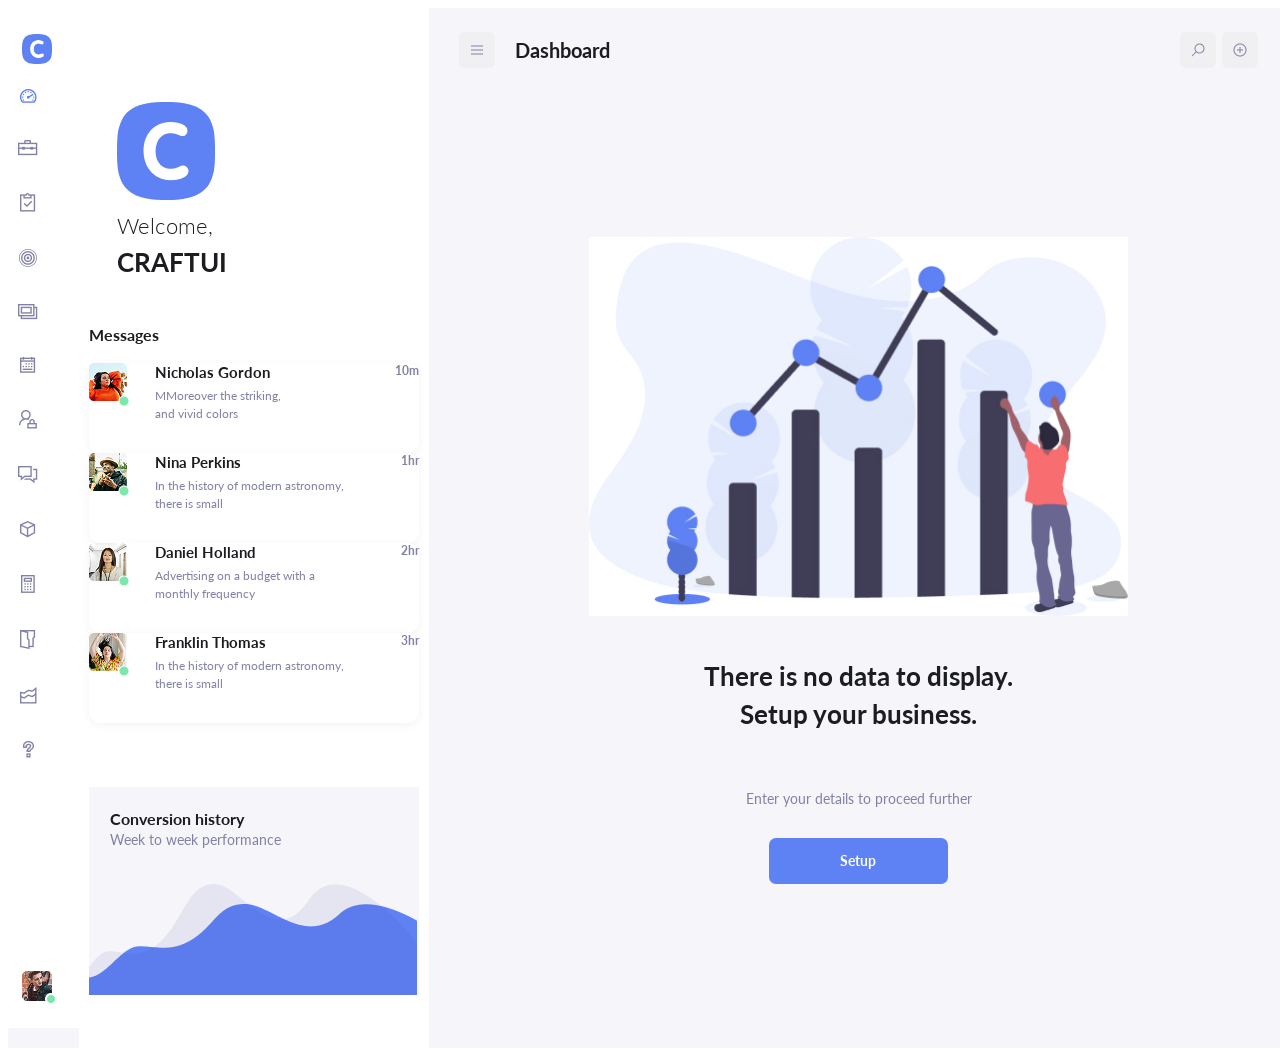
<file: Dashboard-Empty/index.html>
<!doctype html>
<html lang="en">
  <head>
    <meta charset="UTF-8" />
    <meta name="viewport" content="width=device-width, initial-scale=1.0" />
    <title>Empty Dashboard Interface</title>
    <link rel="stylesheet" href="style.css" />

    <link
      href="https://fonts.googleapis.com/css2?family=Lato:ital,wght@0,100;0,300;0,400;0,700;0,900;1,100;1,300;1,400;1,700;1,900&display=swap"
      rel="stylesheet"
    />
  </head>
  <body>
    <div class="main-container">
      <!-- Left-container -->
      <div class="Left-container">
        <img src="/Dashboard-Empty/images/logo.jpg" class="small-logo" />

        <!-- Navigation bar -->
        <nav class="nav-menu">
          <a href="#" class="nav-item active">
            <img src="/Dashboard-Empty/images/ico1.png" />
          </a>

          <a href="#" class="nav-item">
            <img src="/Dashboard-Empty/images/ico2.png" />
          </a>

          <a href="#" class="nav-item">
            <img src="/Dashboard-Empty/images/ico3.png" alt="" />
          </a>

          <a href="#" class="nav-item">
            <img src="/Dashboard-Empty/images/ico4.png" />
          </a>

          <a href="#" class="nav-item">
            <img src="/Dashboard-Empty/images/ico5.png" />
          </a>

          <a href="#" class="nav-item">
            <img src="/Dashboard-Empty/images/ico6.png" />
          </a>

          <a href="#" class="nav-item">
            <img src="/Dashboard-Empty/images/ico7.png" />
          </a>

          <a href="#" class="nav-item">
            <img src="/Dashboard-Empty/images/ico8.png" />
          </a>

          <a href="#" class="nav-item">
            <img src="/Dashboard-Empty/images/ico9.png" />
          </a>

          <a href="#" class="nav-item">
            <img src="/Dashboard-Empty/images/ico10.png" />
          </a>

          <a href="#" class="nav-item">
            <img src="/Dashboard-Empty/images/ico11.png" />
          </a>

          <a href="#" class="nav-item">
            <img src="/Dashboard-Empty/images/ico12.png" />
          </a>

          <a href="#" class="nav-item">
            <img src="/Dashboard-Empty/images/ico13.png" />
          </a>
        </nav>

        <div class="profile">
          <img src="/Dashboard-Empty/images/User Pic.jpg" alt="user" />
        </div>
      </div>

      <!-- Mid-container -->
      <div class="Mid-container">
        <img src="/Dashboard-Empty/images/logo.jpg" class="big-logo" />
        <p class="mid-first">Welcome,</p>
        <p class="mid-second">CRAFTUI</p>

        <!-- messages-container -->
        <div class="messages">
          <p class="main-text">Messages</p>

          <!-- messages portion -->
          <div class="message-card">
            <img src="/Dashboard-Empty/images/Img1.jpg" class="Img1" />
            <div>
              <h4>Nicholas Gordon</h4>

              <p>
                MMoreover the striking, <br />
                and vivid colors
              </p>
            </div>
            <span>10m</span>
          </div>

          <div class="message-card">
            <img src="/Dashboard-Empty/images/Img2.jpg" class="Img2" />
            <div>
              <h4>Nina Perkins</h4>

              <p>
                In the history of modern astronomy,<br />
                there is small
              </p>
            </div>
            <span>1hr</span>
          </div>

          <div class="message-card">
            <img src="/Dashboard-Empty/images/Img3.jpg" class="Img3" />
            <div>
              <h4>Daniel Holland</h4>

              <p>
                Advertising on a budget with a <br />
                monthly frequency
              </p>
            </div>
            <span>2hr</span>
          </div>

          <div class="message-card">
            <img src="/Dashboard-Empty/images/Img4.jpg" class="Img4" />
            <div>
              <h4>Franklin Thomas</h4>

              <p>
                In the history of modern astronomy,<br />
                there is small
              </p>
            </div>
            <span>3hr</span>
          </div>
        </div>

        <!-- mid's-bottom-container -->
        <div class="bottom-container">
          <p class="p1">Conversion history</p>
          <p class="p2">Week to week performance</p>
          <img src="/Dashboard-Empty/images/Graph-front.png" class="wave1" />
          <img src="/Dashboard-Empty/images/Graph-back.png" class="wave2" />
        </div>
      </div>

      <!-- Right-container -->
      <div class="Right-container">
        <!-- Top bar -->
        <div class="R-top">
          <div class="R-left">
            <img
              src="/Dashboard-Empty/images/Menu icon.png"
              class="menu-icon"
            />
            <p>Dashboard</p>
          </div>
          <div class="R-right">
            <img src="/Dashboard-Empty/images/search.png" class="icon" />
            <img src="/Dashboard-Empty/images/Add icon.png" class="icon" />
          </div>
        </div>

        <div class="dashboard-content">
          <img
            src="/Dashboard-Empty/images/Right-Image.jpg"
            class="Right-image"
          />
          <p class="bottom-text1">
            There is no data to display.<br />
            Setup your business.
          </p>
          <p class="bottom-text2">Enter your details to proceed further</p>
          <a href="#" class="setup-btn">Setup</a>
        </div>
      </div>
    </div>
  </body>
</html>
</file>
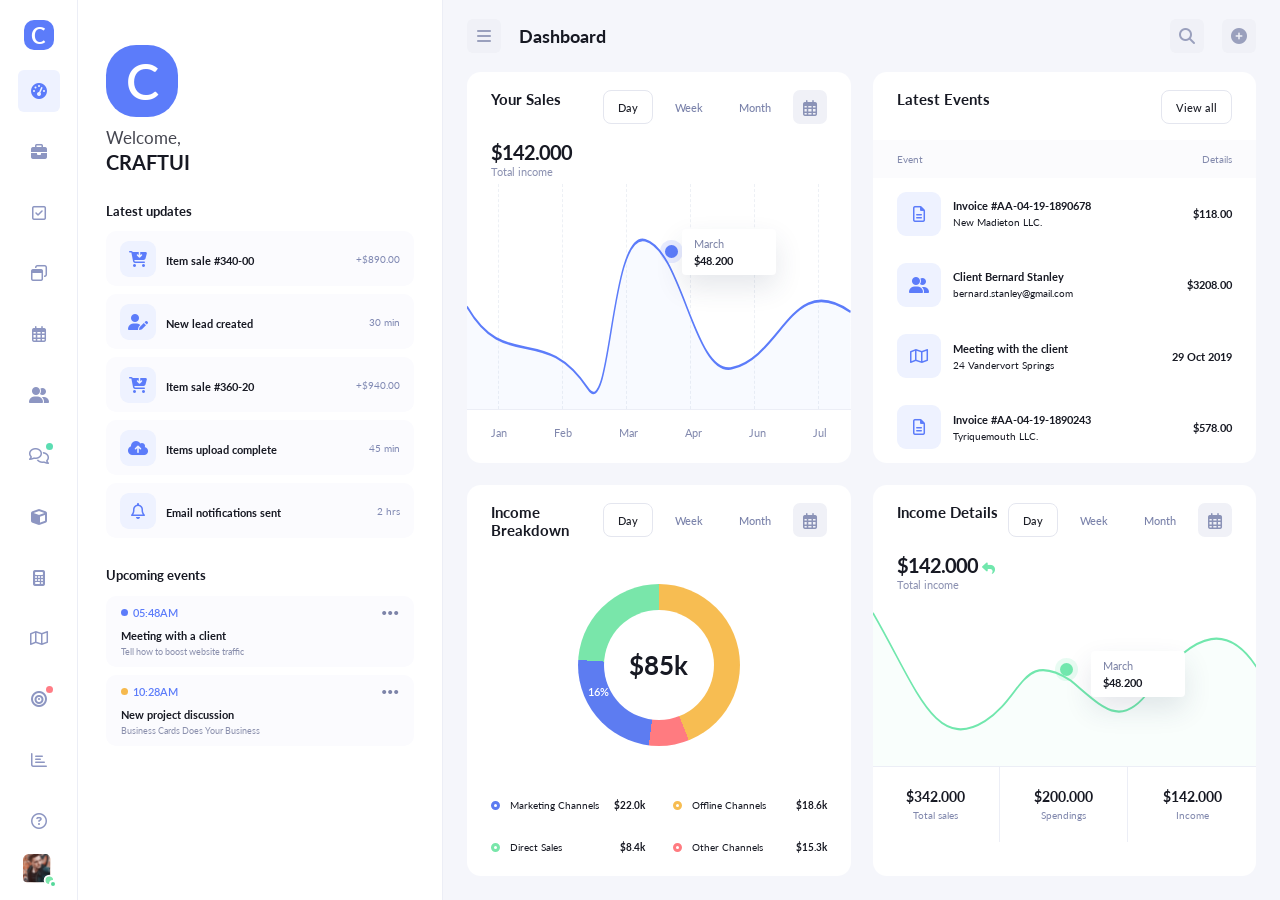
<file: Dashboard/index.html>
<!DOCTYPE html>
<html lang="en">
<head>
  <meta charset="UTF-8" />
  <meta name="viewport" content="width=device-width, initial-scale=1.0" />
  <title>CraftUI Dashboard</title>

  <link rel="preconnect" href="https://fonts.googleapis.com">
  <link rel="preconnect" href="https://fonts.gstatic.com" crossorigin>

  <link href="https://fonts.googleapis.com/css2?family=Lato:wght@300;400;700;900&display=swap" rel="stylesheet">
  <link rel="stylesheet" href="https://cdnjs.cloudflare.com/ajax/libs/font-awesome/6.6.0/css/all.min.css">

  <link rel="stylesheet" href="style.css" />
</head>
<body>
  <div class="app">

    <!-- LEFT ICON SIDEBAR -->
    <aside class="icon-sidebar">
      <div class="mini-logo">C</div>

      <nav class="icon-nav">
        <a href="#" class="icon-link active"><i class="fa-solid fa-gauge-high"></i></a>
        <a href="#" class="icon-link"><i class="fa-solid fa-briefcase"></i></a>
        <a href="#" class="icon-link"><i class="fa-regular fa-square-check"></i></a>
        <a href="#" class="icon-link"><i class="fa-regular fa-window-restore"></i></a>
        <a href="#" class="icon-link"><i class="fa-regular fa-calendar-days"></i></a>
        <a href="#" class="icon-link"><i class="fa-solid fa-user-group"></i></a>
        <a href="#" class="icon-link dot"><i class="fa-regular fa-comments"></i></a>
        <a href="#" class="icon-link"><i class="fa-solid fa-cube"></i></a>
        <a href="#" class="icon-link"><i class="fa-solid fa-calculator"></i></a>
        <a href="#" class="icon-link"><i class="fa-regular fa-map"></i></a>
        <a href="#" class="icon-link alert"><i class="fa-solid fa-bullseye"></i></a>
        <a href="#" class="icon-link"><i class="fa-regular fa-chart-bar"></i></a>
        <a href="#" class="icon-link"><i class="fa-regular fa-circle-question"></i></a>
      </nav>

      <div class="avatar">
        <img src="images/User Pic.svg" alt="Profile">
        <span></span>
      </div>
    </aside>

    <!-- ACTIVITY PANEL -->
    <aside class="activity-panel">
      <div class="brand-logo">C</div>

      <div class="welcome">
        <p>Welcome,</p>
        <h2>CRAFTUI</h2>
      </div>

      <section class="side-section">
        <h3>Latest updates</h3>

        <div class="update-card">
          <div class="update-icon"><i class="fa-solid fa-cart-arrow-down"></i></div>
          <div>
            <strong>Item sale #340-00</strong>
          </div>
          <small>+$890.00</small>
        </div>

        <div class="update-card">
          <div class="update-icon"><i class="fa-solid fa-user-pen"></i></div>
          <div><strong>New lead created</strong></div>
          <small>30 min</small>
        </div>

        <div class="update-card">
          <div class="update-icon"><i class="fa-solid fa-cart-arrow-down"></i></div>
          <div><strong>Item sale #360-20</strong></div>
          <small>+$940.00</small>
        </div>

        <div class="update-card">
          <div class="update-icon"><i class="fa-solid fa-cloud-arrow-up"></i></div>
          <div><strong>Items upload complete</strong></div>
          <small>45 min</small>
        </div>

        <div class="update-card">
          <div class="update-icon"><i class="fa-regular fa-bell"></i></div>
          <div><strong>Email notifications sent</strong></div>
          <small>2 hrs</small>
        </div>
      </section>

      <section class="side-section upcoming">
        <h3>Upcoming events</h3>

        <div class="event-card">
          <div class="event-head">
            <span class="time blue-dot">05:48AM</span>
            <span>•••</span>
          </div>
          <strong>Meeting with a client</strong>
          <p>Tell how to boost website traffic</p>
        </div>

        <div class="event-card">
          <div class="event-head">
            <span class="time yellow-dot">10:28AM</span>
            <span>•••</span>
          </div>
          <strong>New project discussion</strong>
          <p>Business Cards Does Your Business</p>
        </div>
      </section>
    </aside>

    <!-- MAIN DASHBOARD -->
    <main class="dashboard">
      <header class="topbar">
        <div class="topbar-left">
          <button class="square-btn"><i class="fa-solid fa-bars"></i></button>
          <h1>Dashboard</h1>
        </div>
        <div class="topbar-actions">
          <button class="square-btn"><i class="fa-solid fa-magnifying-glass"></i></button>
          <button class="square-btn"><i class="fa-solid fa-circle-plus"></i></button>
        </div>
      </header>

      <div class="dashboard-grid">

        <!-- SALES -->
        <section class="card sales-card">
          <div class="card-header">
            <h2>Your Sales</h2>
            <div class="tabs">
              <button class="tab active">Day</button>
              <button class="tab">Week</button>
              <button class="tab">Month</button>
              <button class="calendar-btn"><i class="fa-regular fa-calendar-days"></i></button>
            </div>
          </div>

          <div class="metric">
            <strong>$142.000</strong>
            <span>Total income</span>
          </div>

          <div class="line-chart sales-chart">
            <div class="chart-grid">
              <i></i><i></i><i></i><i></i><i></i><i></i>
            </div>
            <svg viewBox="0 0 650 220" preserveAspectRatio="none" aria-hidden="true">
              <path class="fill-blue" d="M0,120 C65,185 130,135 205,200 C245,235 242,45 302,55 C365,65 386,190 450,180 C535,168 550,85 650,125 L650,220 L0,220 Z"/>
              <path class="stroke-blue" d="M0,120 C65,185 130,135 205,200 C245,235 242,45 302,55 C365,65 386,190 450,180 C535,168 550,85 650,125"/>
            </svg>
            <div class="point point-blue"></div>
            <div class="tooltip">
              <span>March</span>
              <strong>$48.200</strong>
            </div>
          </div>

          <div class="months"><span>Jan</span><span>Feb</span><span>Mar</span><span>Apr</span><span>Jun</span><span>Jul</span></div>
        </section>

        <!-- LATEST EVENTS -->
        <section class="card latest-card">
          <div class="card-header">
            <h2>Latest Events</h2>
            <button class="view-btn">View all</button>
          </div>

          <div class="table-head">
            <span>Event</span><span>Details</span>
          </div>

          <div class="event-row">
            <div class="event-type"><i class="fa-regular fa-file-lines"></i></div>
            <div class="event-info">
              <strong>Invoice #AA-04-19-1890678</strong>
              <span>New Madieton LLC.</span>
            </div>
            <b>$118.00</b>
          </div>

          <div class="event-row">
            <div class="event-type"><i class="fa-solid fa-user-group"></i></div>
            <div class="event-info">
              <strong>Client Bernard Stanley</strong>
              <span>bernard.stanley@gmail.com</span>
            </div>
            <b>$3208.00</b>
          </div>

          <div class="event-row">
            <div class="event-type"><i class="fa-regular fa-map"></i></div>
            <div class="event-info">
              <strong>Meeting with the client</strong>
              <span>24 Vandervort Springs</span>
            </div>
            <b>29 Oct 2019</b>
          </div>

          <div class="event-row">
            <div class="event-type"><i class="fa-regular fa-file-lines"></i></div>
            <div class="event-info">
              <strong>Invoice #AA-04-19-1890243</strong>
              <span>Tyriquemouth LLC.</span>
            </div>
            <b>$578.00</b>
          </div>
        </section>

        <!-- INCOME BREAKDOWN -->
        <section class="card breakdown-card">
          <div class="card-header">
            <h2>Income Breakdown</h2>
            <div class="tabs">
              <button class="tab active">Day</button>
              <button class="tab">Week</button>
              <button class="tab">Month</button>
              <button class="calendar-btn"><i class="fa-regular fa-calendar-days"></i></button>
            </div>
          </div>

          <div class="donut-wrap">
            <div class="donut">
              <div class="donut-hole">
                <strong>$85k</strong>
              </div>
              <span class="donut-label">16%</span>
            </div>
          </div>

          <div class="legend-grid">
            <div><span class="legend blue"></span>Marketing Channels <b>$22.0k</b></div>
            <div><span class="legend orange"></span>Offline Channels <b>$18.6k</b></div>
            <div><span class="legend green"></span>Direct Sales <b>$8.4k</b></div>
            <div><span class="legend red"></span>Other Channels <b>$15.3k</b></div>
          </div>
        </section>

        <!-- INCOME DETAILS -->
        <section class="card income-card">
          <div class="card-header">
            <h2>Income Details</h2>
            <div class="tabs">
              <button class="tab active">Day</button>
              <button class="tab">Week</button>
              <button class="tab">Month</button>
              <button class="calendar-btn"><i class="fa-regular fa-calendar-days"></i></button>
            </div>
          </div>

          <div class="metric metric-green">
            <div><strong>$142.000</strong> <i class="fa-solid fa-reply"></i></div>
            <span>Total income</span>
          </div>

          <div class="line-chart income-chart">
            <svg viewBox="0 0 650 190" preserveAspectRatio="none" aria-hidden="true">
              <path class="fill-green" d="M0,20 C75,105 105,175 190,140 C255,113 252,60 335,95 C390,125 420,150 470,105 C550,34 605,35 650,80 L650,190 L0,190 Z"/>
              <path class="stroke-green" d="M0,20 C75,105 105,175 190,140 C255,113 252,60 335,95 C390,125 420,150 470,105 C550,34 605,35 650,80"/>
            </svg>
            <div class="point point-green"></div>
            <div class="tooltip income-tip">
              <span>March</span>
              <strong>$48.200</strong>
            </div>
          </div>

          <div class="income-summary">
            <div><strong>$342.000</strong><span>Total sales</span></div>
            <div><strong>$200.000</strong><span>Spendings</span></div>
            <div><strong>$142.000</strong><span>Income</span></div>
          </div>
        </section>
      </div>
    </main>
  </div>
</body>
</html>
</file>
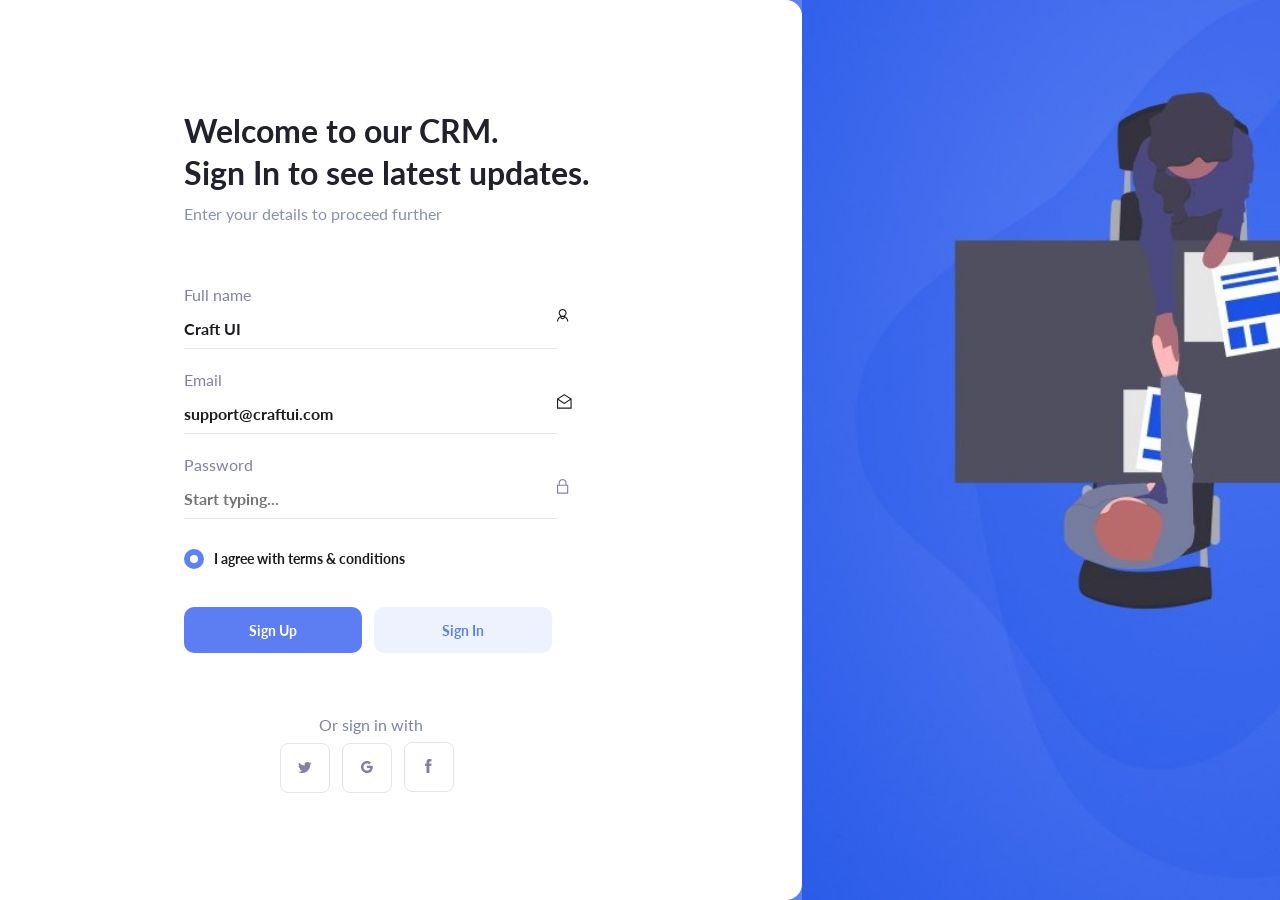
<file: Sign-Up page/index.html>
<!doctype html>
<html>
  <head>
    <title>CRM Login</title>
    <link rel="stylesheet" href="style.css" />

    <link
      href="https://fonts.googleapis.com/css2?family=Lato:ital,wght@0,100;0,300;0,400;0,700;0,900;1,100;1,300;1,400;1,700;1,900&display=swap"
      rel="stylesheet"
    />

    <link
      rel="stylesheet"
      href="https://cdnjs.cloudflare.com/ajax/libs/font-awesome/6.6.0/css/all.min.css"
    />
  </head>
  <body>
    <div class="container">
      <!-- Left side -->

      <div class="left">
        <div class="form-box">
          <h1>Welcome to our CRM.<br />Sign In to see latest updates.</h1>
          <p>Enter your details to proceed further</p>

          <div class="input-box">
            <label>Full name</label>
            <input type="text" value="Craft UI" />
            <img src="/Sign-Up page/images/profile.svg" class="icon" />
          </div>

          <div class="input-box">
            <label>Email</label>
            <input type="email" value="support@craftui.com" />
            <img src="/Sign-Up page/images/mail.svg" class="icon" />
          </div>

          <div class="input-box">
            <label>Password</label>
            <input type="password" placeholder="Start typing..." />
            <img src="/Sign-Up page/images/password.svg" class="icon" />
          </div>

          <label class="custom-radio">
            <span class="outer-circle">
              <span class="inner-circle"></span>
            </span>

            <span class="label-text">I agree with terms & conditions</span>
          </label>

          <div class="buttons">
            <button class="signup">Sign Up</button>
            <button class="signin">Sign In</button>
          </div>

          <div class="social">
            <p>Or sign in with</p>
            <button>
              <img src="/Sign-Up page/images/Twitter.png" />
            </button>
            <button>
              <img src="/Sign-Up page/images/Google.png" />
            </button>
            <button>
              <img src="/Sign-Up page/images/Facebook.png" />
            </button>
          </div>
        </div>
      </div>

      <!-- Right side -->

      <div class="right">
        <img src="/Sign-Up page/images/Frame 9.jpg" />
      </div>
    </div>
  </body>
</html>
</file>
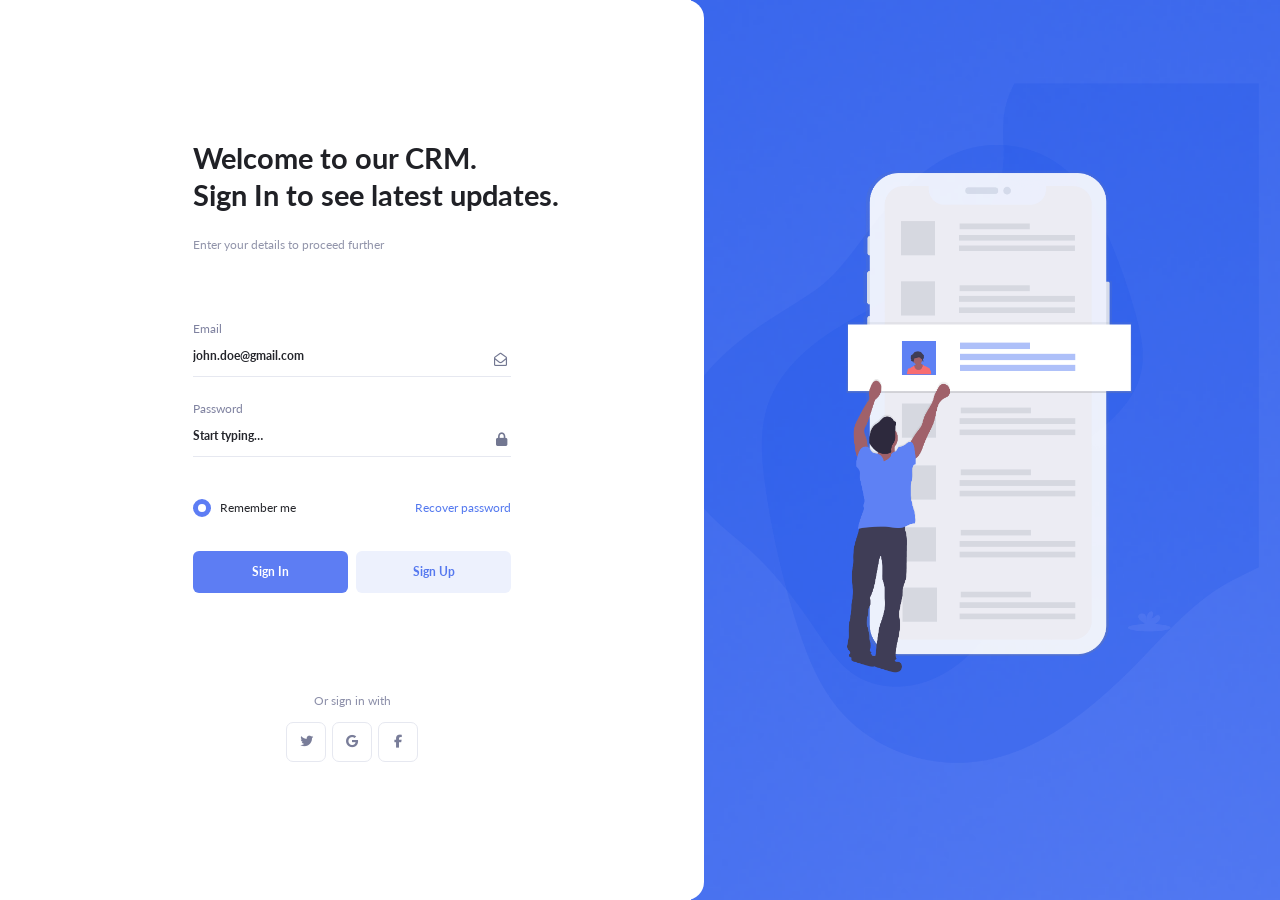
<file: sign-in/CRMLOGIN.html>
<!DOCTYPE html>
<html lang="en">

<head>
  <meta charset="UTF-8">

  <meta
    name="viewport"
    content="width=device-width, initial-scale=1.0"
  >

  <title>CRM Login</title>

  <link rel="stylesheet" href="login style.css">
 
<link rel="preconnect" href="https://fonts.googleapis.com">

<link rel="preconnect"href="https://fonts.gstatic.com"crossorigin>

<link href="https://fonts.googleapis.com/css2?family=Lato:wght@400;700&display=swap"rel="stylesheet">


<link rel="stylesheet"href="https://cdnjs.cloudflare.com/ajax/libs/font-awesome/6.7.2/css/all.min.css">

   
</head>

<body>

  <div class="container">

    

    <div class="left-container">

      <div class="login-content">
        <form class="login-form">

        <h1 class="left-heading">
          Welcome to our CRM.<br>
          Sign In to see latest updates.
        </h1>

        <p class="left-description">
          Enter your details to proceed further
        </p>

        

          <div class="input-box">

            <label for="email">Email</label>

            <div class="input-field">

              <input
                type="email"
                id="email"
                placeholder="john.doe@gmail.com"
              >

              <i class="fa-regular fa-envelope-open"></i>

            </div>

          </div>

         

          <div class="input-box">

            <label for="password">Password</label>

            <div class="input-field">

              <input
                type="password"
                id="password"
                placeholder="Start typing…"
              >

              <i class="fa-solid fa-lock"></i>

            </div>

          </div>

          

          <div class="options">

            <label class="remember">

              <input
                type="radio"
                name="remember"
                checked
              >

              <span>Remember me</span>

            </label>

            <a href="#">Recover password</a>

          </div>

          

          <div class="button-group">

            <button
              type="submit"
              class="sign-in-btn"
            >
              Sign In
            </button>

            <button
              type="button"
              class="sign-up-btn"
            >
              Sign Up
            </button>

          </div>

        </form>

       
        <div class="social-login">

          <p>Or sign in with</p>

          <div class="social-icons">

            <a href="#" class="icon" aria-label="Sign in with Twitter">
              <i class="fa-brands fa-twitter"></i>
            </a>

            <a href="#" class="icon" aria-label="Sign in with Google">
              <i class="fa-brands fa-google"></i>
            </a>

            <a href="#" class="icon" aria-label="Sign in with Facebook">
              <i class="fa-brands fa-facebook-f"></i>
            </a>

          </div>

        </div>

      </div>

    </div>

   

   <div class="right-container">

      <img src="images/Gradient bg.png"alt=""class="gradient-image">

      <img src="images/Image.png"alt="CRM login illustration"class="right-image">

    </div>

  </div>

</body>

</html>
</file>
<file: Dashboard-Empty/style.css>
*{
 font-family: Lato;   
}

body{
width:100%;
height:100%;
position: relative;
}

/* Main container */

.main-container{
display:flex;
min-height:100vh;
background-color: #f5f5fa;
}

/* Left-container */

.Left-container{
width: 84px;
height: 1020px;
display: flex;
flex-direction: column;
background-color: #FFFFFF;
}

.small-logo{
height: 30px;
width: 30px;
margin-top: 26px;            
margin-left: 14px;
margin-right: 26px; 
}

.nav-menu{
    margin-top:25px;
    display:flex;
    flex-direction:column;
    gap: 37px;
    margin-right: 31px;
    flex:1;
}

.nav-item{
    display:flex;
    justify-content:center;
    align-items:center;
}

.nav-item:hover{
background:#F3F5FF;
}

.profile{
    width: 33px;
    height: 32px;
    margin-right: 24px;
    margin-left: 14px;
    margin-bottom: 25px;
}

/* Mid-container */

.Mid-container{
width: 389px;
height: 1020px;
padding: 10px 10px 10px 10px;
display: flex;
flex-direction: column;
background-color: #FFFFFF;
}

.mid-first{
font-family: Lato;
font-weight: 300;
font-size: 22px;
letter-spacing: 0.4000000059604645px;
line-height: normal;
color: #1c1d21;
margin-bottom: 2px;
margin-left: 28px;
margin-top: 12px;
}

.mid-second{
font-family: Lato;
font-weight: 700;
font-size: 26px;
line-height: 38px;
color: #1c1d21;
margin-top: 2px;
margin-left: 28px;
}

.big-logo{
width: 98px;
height: 98px;
margin-top: 84px;
margin-left: 28px;
}

.messages{
width: 330px;
height: 424px;
}

.main-text{
font-family: Lato;
font-weight: 700;
font-size: 16px;
line-height: 24px;
color: #1c1d21;
}

.messages img{
display: flex;
flex-direction: column;
justify-content: center;
margin-right: 17px;
}

.message-card{
width: 330px;
height: 90px;
display:flex;
align-items:flex-start;
gap:8px;
background:#fff;
border-radius:12px;
box-shadow:0 2px 10px rgba(0,0,0,.05);
}

.message-card{
    flex:1;
}

.message-card h4{
font-family: Lato;
font-weight: 700;
font-size: 14px;
color: #1c1d21;
margin:0;
font-size:15px;
margin-bottom: 2px;
}

.message-card p{
font-family: Lato;
font-weight: 400;
font-size: 12px;
line-height: 18px;
color: #8181a5;
margin-top:6px;
font-size:12px;
}

.messages .message-card span{
font-family: Lato;
font-weight: 700;
font-size: 12px;
text-align: right;
color: #8181a5;
margin-left: auto;
}

.bottom-container{
width: 330px;
height: 208px;
margin-top: 56px;
background-color: #f5f5fa;
position: relative;
overflow:hidden;
}


.bottom-container .p1{
font-weight: 700;
font-size: 16px;
color: #1c1d21;
margin-top: 22px;
margin-bottom: 3px;
margin-left: 21px;
}

.bottom-container .p2{
font-family: Lato;
font-weight: 400;
font-size: 14px;
color: #8181a5;
margin-top: 3px;
margin-left: 21px;
}


.wave1{
    position: absolute;
    bottom: 0;
    left: 0; 
}

.wave2{
    position: absolute;
    bottom: 0;
    left: 0;
}



/* Right-container */

.Right-container{
width: 1209px;
height: 1020px;
display: flex;
flex-direction: column;
}

.R-top{
display:flex;
justify-content:space-between;
align-items:center;
padding:0 30px;
align-self: stretch;
height: 84px;
width: 1209;
}

.R-left{
display:flex;
align-items:center;
gap: 20px;
}

.R-left p{
font-family: Lato;
font-weight: 700;
font-size: 20px;
height: 32px;
width:97px;
color: #1c1d21;
display:flex;
justify-content:space-between;
align-items:center;
}

.R-right{
display:flex;
align-items:center;
gap:6px
}

.icon,
.menu-icon{
cursor:pointer;
}

.dashboard-content{
    flex:1;
    display:flex;
    flex-direction:column;
    justify-content:center;
    align-items:center;
    text-align:center;
    gap:15px;

}


.Right-image{
display: flex;
flex-direction: column;
width:539px;
height:379px;
}

.Right-container p{
font-weight: 700;
font-size: 20px;
line-height: 32px;
color: #1c1d21;
}

.Right-container .bottom-text1{
font-weight: 700;
font-size: 26px;
line-height: 38px;
text-align: center;
color: #1c1d21;
}

.Right-container .bottom-text2{
font-weight: 400;
font-size: 14px;
line-height: 21px;
text-align: center;
color: #8181a5;
}

.setup-btn {
display: inline-flex;
justify-content: center;
align-items: center;
text-decoration: none; 
cursor: pointer;
width: 178.21189880371094px;
height: 46px;
border-radius: 7px;
background-color: #5E81F4;
color: #FFFFFF;
font-weight: 700;
font-size: 14px;
line-height: normal;
text-align: center;
border-color: #5E81F4;
}
</file>
<file: Dashboard/style.css>
*{
  margin:0;
  padding:0;
  box-sizing:border-box;
}

:root{
  --primary:#5c7cfa;
  --primary-soft:#eef2ff;
  --bg:#f5f6fb;
  --text:#171923;
  --muted:#8087ad;
  --border:#eceef6;
  --green:#71e7ad;
}

html,
body{
  width:100%;
  height:100%;
  overflow:hidden;
}

body {
  background: #f5f6fb;
  color: #171923;
  font-family: 'Lato', sans-serif;
}


button,a{font:inherit;}
button{border:0;background:none;}

.app{
  width:100%;
  height:100vh;
  display:grid;
  grid-template-columns:78px 365px minmax(0,1fr);
  overflow:hidden;
}

.icon-sidebar{
  background:#fff;
  border-right:1px solid var(--border);
  display:flex;
  flex-direction:column;
  align-items:center;
  padding:20px 0 14px;
  height:100vh;
  overflow:hidden;
}

.mini-logo{
  width:30px;
  height:30px;
  border-radius:10px;
  background: #5c7cfa;
  color:#fff;
  font-size:22px;
  font-weight:700;
  display:grid;
  place-items:center;
  margin-bottom:20px;
  flex:0 0 auto;
}

.icon-nav{
  width:100%;
  min-height:0;
  display:flex;
  flex-direction:column;
  align-items:center;
  justify-content:space-between;
  flex:1;
  padding:0 0 12px;
}

.icon-link{
  width:42px;
  height:42px;
  border-radius:6px;
  color:#8d96c2;
  display:grid;
  place-items:center;
  text-decoration:none;
  position:relative;
  flex:0 0 auto;
}

.icon-link.active{
  background: #eef2ff;
  color: #5c7cfa;
}

.icon-link.active::after{
  content:"";
  position:absolute;
  width:2px;
  height:42px;
  background:var(--primary);
  right:-19px;
}

.icon-link.dot::after,
.icon-link.alert::after{
  content:"";
  width:7px;
  height:7px;
  border-radius:50%;
  position:absolute;
  right:7px;
  top:8px;
}

.icon-link.dot::after{background:#5bddb2;}
.icon-link.alert::after{background:#ff7d86;}

.avatar{
  width:32px;
  height:32px;
  position:relative;
  flex:0 0 auto;
}

.avatar img{
  width:100%;
  height:100%;
  object-fit:cover;
  border-radius:6px;
}

.avatar span{
  position:absolute;
  right:-2px;
  bottom:-2px;
  width:8px;
  height:8px;
  border-radius:50%;
  background:#54d89a;
  border:2px solid #fff;
}

.activity-panel{
  background:#fff;
  padding:5vh 28px 18px;
  border-right:1px solid var(--border);
  height:100vh;
  overflow:hidden;
}

.brand-logo{
  width:clamp(72px,5vw,92px);
  height:clamp(72px,5vw,92px);
  border-radius:42%;
  background:var(--primary);
  color:#fff;
  font-size:clamp(50px,3.6vw,66px);
  font-weight:600;
  display:grid;
  place-items:center;
  margin-bottom:10px;
}

.welcome p{
  font-size:clamp(17px,1.1vw,21px);
  color:#454650;
}

.welcome h2{
  margin-top:2px;
  font-size:clamp(20px,1.3vw,24px);
}

.side-section{
  margin-top:3.2vh;
}

.side-section h3{
  font-size:13px;
  margin-bottom:1.4vh;
}

.update-card{
  height:clamp(51px,6.1vh,66px);
  padding:8px 14px;
  background:#fbfbfe;
  border-radius:10px;
  display:grid;
  grid-template-columns:36px 1fr auto;
  align-items:center;
  gap:10px;
  margin-bottom:.9vh;
}

.update-icon,
.event-type{
  background:var(--primary-soft);
  color:var(--primary);
  display:grid;
  place-items:center;
}

.update-icon{
  width:36px;
  height:36px;
  border-radius:9px;
}

.update-card strong{font-size:11px;}
.update-card small{color:#7f88b2;font-size:10px;}

.event-card{
  background:#fbfbfe;
  border-radius:10px;
  padding:10px 15px;
  margin-bottom:.9vh;
}

.event-head{
  display:flex;
  justify-content:space-between;
  align-items:center;
  color:#7d84a9;
  font-size:11px;
  margin-bottom:5px;
}

.time{
  position:relative;
  padding-left:12px;
  color:var(--primary);
  font-weight:600;
}

.time::before{
  content:"";
  position:absolute;
  width:7px;
  height:7px;
  border-radius:50%;
  left:0;
  top:3px;
}

.blue-dot::before{background:var(--primary);}
.yellow-dot::before{background:#f6b94d;}
.event-card strong{font-size:11px;}
.event-card p{font-size:9px;color:#8b90ad;margin-top:3px;}


.dashboard{
  height:100vh;
  min-width:0;
  padding:0 24px 24px;
  overflow:hidden;
}

.topbar{
  height:72px;
  display:flex;
  align-items:center;
  justify-content:space-between;
}

.topbar-left,
.topbar-actions{
  display:flex;
  align-items:center;
  gap:18px;
}

.topbar h1{font-size:18px;}

.square-btn{
  width:34px;
  height:34px;
  border-radius:6px;
  background:#f0f1f7;
  color:#9aa0bd;
  display:grid;
  place-items:center;
}

.dashboard-grid{
  height:calc(100vh - 96px);
  display:grid;
  grid-template-columns:minmax(0,1fr) minmax(0,1fr);
  grid-template-rows:minmax(0,1fr) minmax(0,1fr);
  gap:22px;
  overflow:hidden;
}

.card{
  background:#fff;
  border-radius:14px;
  overflow:hidden;
  min-height:0;
}

.card-header{
  height:68px;
  padding:18px 24px 10px;
  display:flex;
  justify-content:space-between;
  align-items:flex-start;
}

.card-header h2{font-size:15px;}

.tabs{
  display:flex;
  align-items:center;
  gap:8px;
}

.tab,
.view-btn{
  height:34px;
  padding:0 14px;
  border-radius:8px;
  color:#7a82aa;
  font-size:11px;
  font-weight:500;
}

.tab.active,
.view-btn{
  border:1px solid #e4e6ef;
  color:#1d1f28;
  background:#fff;
}

.calendar-btn{
  width:34px;
  height:34px;
  border-radius:7px;
  background:#f0f1f7;
  color:#8b93b7;
}

.metric{
  padding:0 24px 4px;
  display:flex;
  flex-direction:column;
}

.metric strong{
  font-size:clamp(20px,1.55vw,26px);
  letter-spacing:-1px;
}

.metric span{
  color:#8b91b1;
  font-size:11px;
  margin-top:1px;
}

.line-chart{position:relative;overflow:hidden;}
.sales-chart{height:calc(100% - 166px);min-height:135px;margin-top:2px;}

.line-chart svg{
  width:100%;
  height:100%;
  position:absolute;
  inset:0;
}

.stroke-blue,
.stroke-green{
  fill:none;
  stroke-width:2.5;
}

.stroke-blue{stroke:var(--primary);}
.stroke-green{stroke:var(--green);}
.fill-blue{fill:#5c7cfa;opacity:.04;}
.fill-green{fill:#74e6ad;opacity:.04;}

.chart-grid{
  position:absolute;
  inset:0;
  display:flex;
  justify-content:space-around;
}

.chart-grid i{border-left:1px dashed #edf0f5;}

.point{
  width:13px;
  height:13px;
  border-radius:50%;
  position:absolute;
  box-shadow:0 0 0 5px rgba(92,124,250,.14);
}

.point-blue{background:var(--primary);left:51.5%;top:27%;}
.point-green{
  background:var(--green);
  left:49%;
  top:40%;
  box-shadow:0 0 0 5px rgba(113,231,173,.16);
}

.tooltip{
  position:absolute;
  left:56%;
  top:20%;
  width:94px;
  padding:8px 12px;
  border-radius:4px;
  background:#fff;
  box-shadow:0 12px 28px rgba(44,55,90,.12);
  display:flex;
  flex-direction:column;
  gap:4px;
}

.tooltip span{font-size:11px;color:#7c83a6;}
.tooltip strong{font-size:11px;}

.months{
  border-top:1px solid var(--border);
  height:45px;
  display:flex;
  align-items:center;
  justify-content:space-around;
  color:#8188ad;
  font-size:11px;
}

.table-head{
  height:38px;
  background:#fbfbfd;
  padding:0 24px;
  display:flex;
  align-items:center;
  justify-content:space-between;
  color:#848bad;
  font-size:10px;
}

.event-row{
  height:calc((100% - 106px)/4);
  min-height:0;
  padding:6px 24px;
  display:grid;
  grid-template-columns:44px 1fr auto;
  align-items:center;
  gap:12px;
}

.event-type{
  width:44px;
  height:44px;
  border-radius:9px;
}

.event-info{
  display:flex;
  flex-direction:column;
  gap:4px;
  min-width:0;
}

.event-info strong{
  font-size:11px;
  white-space:nowrap;
  overflow:hidden;
  text-overflow:ellipsis;
}

.event-info span{font-size:10px;}
.event-row b{font-size:11px;}


.donut-wrap{
  height:calc(100% - 168px);
  min-height:145px;
  display:grid;
  place-items:center;
}

.donut{
  width:min(18vh,175px);
  height:min(18vh,175px);
  min-width:140px;
  min-height:140px;
  border-radius:50%;
  position:relative;
  background:conic-gradient(
    #f7bd52 0 44%,
    #ff7b80 44% 52%,
    #5d7cf1 52% 76%,
    #79e6aa 76% 100%
  );
}

.donut-hole{
  position:absolute;
  inset:26px;
  border-radius:50%;
  background:#fff;
  display:grid;
  place-items:center;
}

.donut-hole strong{font-size:clamp(24px,2vw,30px);}

.donut-label{
  position:absolute;
  left:10px;
  bottom:48px;
  color:#fff;
  font-weight:600;
  font-size:11px;
}

.legend-grid{
  height:100px;
  display:grid;
  grid-template-columns:1fr 1fr;
  gap:12px 28px;
  padding:14px 24px;
}

.legend-grid div{
  display:grid;
  grid-template-columns:12px 1fr auto;
  align-items:center;
  gap:7px;
  font-size:10px;
}

.legend-grid b{font-size:10px;}

.legend{
  width:9px;
  height:9px;
  border-radius:50%;
  border:3px solid;
}

.legend.blue{border-color:#5d7cf1;}
.legend.orange{border-color:#f7bd52;}
.legend.green{border-color:#79e6aa;}
.legend.red{border-color:#ff7b80;}

/* INCOME DETAILS */
.metric-green{padding-top:0;}
.metric-green i{color:var(--green);font-size:13px;}

.income-chart{
  height:calc(100% - 220px);
  min-height:110px;
  margin-top:0;
}

.income-tip{left:57%;top:33%;}

.income-summary{
  border-top:1px solid var(--border);
  display:grid;
  grid-template-columns:repeat(3,1fr);
  height:76px;
}

.income-summary div{
  display:flex;
  flex-direction:column;
  align-items:center;
  justify-content:center;
  border-right:1px solid var(--border);
}

.income-summary div:last-child{border-right:0;}
.income-summary strong{font-size:14px;}
.income-summary span{font-size:10px;color:#8188ad;margin-top:4px;}
</file>
<file: Sign-Up page/style.css>
* {
  margin: 0;
  padding: 0;
  box-sizing: border-box;
  font-family: lato;
}

body {
  height: 100vh;
  background: #fff;
}

.container {
width: 1440px;
height: 900px;
margin: auto;
background-color: #5e81f4;
display: flex;
align-items: flex-end;
}

/* Left side */

.left {
width: 802px;
height: 900px;
display: flex;
align-items: center;
gap: 10px;
background-color: #ffffff;
padding: 108px 184px;
border-top-right-radius: 16px;
border-bottom-right-radius: 16px;
}

.form-box {
  width: 470px;
  margin-bottom: 102px;
}

.form-box h1 {
  font-size: 32px;
  color: #20212b;
  line-height: 1.3;
  margin-bottom: 11px;
  margin-top: 102px;
}

.form-box p {
  color: #8a8db8;
  margin-bottom: 62px;
}

.input-box {
  margin-bottom: 13px;
  width: 373px;;
  height: 72px;
}

.icon{
font-family: la-solid-900;
font-weight: 400;
font-size: 18px;
line-height: normal;
text-align: center;
color: #1c1d21;
position: absolute;
}

.input-box label {
  display: block;
  color: #8181A5;
  margin-bottom: 5px;
}

.input-box input {
  width: 373px;
  border: none;
  border-bottom: 1px solid #e5e7f0;
  padding: 10px 0;
  font-size: 16px;
  outline: none;
  color: #1C1D21;
  font-weight: bold;
}


.custom-radio{
    display: flex;
    align-items: center;
    gap: 10px;
    cursor: pointer;
    margin-bottom: 38px;
    margin-top: 21px;
}

.outer-circle{
  width: 20px;
  height: 20px;
  background-color: #5e81f4;
  border-radius: 50%;
  display: flex;
  justify-content: center;
  align-items: center;
}

.inner-circle{
  width: 8px;
  height: 8px;
  background-color: #ffffff;
  border-radius: 50%;
}

.label-text{
font-family: Lato;
font-weight: bold;
font-size: 14px;
line-height: 21px;
color: #1c1d21;
}


.buttons {
  display: flex;
  gap: 12px;
}

.buttons button {
  width: 178px;
  height: 46px;
  border-radius: 10px;
  border: none;
  cursor: pointer;
  justify-content: center;
  align-items: center;
  
}

.signup {
background: #5d7df3;
font-family: Lato;
font-weight: 700;
font-size: 14px;
line-height: normal;
text-align: center;
color: #ffffff;
}

.signin {
background: #eef2ff;
font-family: Lato;
font-weight: 700;
font-size: 14px;
line-height: normal;
text-align: center;
color: #5e81f4;
}

.social {
  width: 373px;
  height: 75px;
  text-align: center;
  justify-content: center;
}

.social p {
  color: #7d82b2;
  margin-top: 62px;
  margin-bottom: 8px;
}

.social button {
  width: 50px;
  height: 50px;
  border: 1px solid #e2e5f0;
  background: white;
  border-radius: 8px;
  color: #7d82b2;
  margin-right: 8px;
}

/* Right side for Image */

.right {
  display: flex;
  justify-content: center;
  align-items: center;
}

.right img {
  width: 688px;
  height: 1049px;;
}
</file>
<file: sign-in/login style.css>
* {
  margin: 0;
  padding: 0;
  box-sizing: border-box;
}

html,
body {
  width: 100%;
  height: 100%;
  margin: 0;
}

body {
  font-family: "Lato", sans-serif;
  background: #ffffff;
  overflow: hidden;
}

.container {
  width: 100%;
  height: 100vh;
  min-height: 100vh;
  max-height: none;

  display: flex;
  position: relative;
  overflow: hidden;
}

.left-container {
  width: 55%;
  height: 100vh;

  display: flex;
  align-items: center;
  justify-content: center;

  padding: 40px 30px;
  background: #ffffff;

  position: relative;
  z-index: 5;

  border-top-right-radius: 18px;
  border-bottom-right-radius: 18px;
}

.login-content {
  width: 100%;
  max-width: 318px;
}

.login-form {
  width: 100%;
}

.left-heading {

  margin-bottom: 12px;
  width: 404px;
  height: 85px;
  font-size: 29px;
  line-height: 1.28;
  font-weight: 700;
  color: #202126;
}

.left-description {
  margin-bottom: 67px;

  font-size: 12px;
  line-height: 1.5;
  color: #9194aa;
}

.input-box {
  width: 100%;
  margin-bottom: 24px;
}

.input-box label {
  display: block;
  margin-bottom: 8px;

  font-size: 12px;
  color: #7f82a0;
}

.input-field {
  width: 100%;
  position: relative;
}

.input-field input {
  width: 100%;
  height: 32px;

  padding: 0 34px 10px 0;

  border: none;
  border-bottom: 1px solid #e6e8f0;
  outline: none;

  background: transparent;

  font-family: "Lato", sans-serif;
  font-size: 12px;
  color: #24252b;
}

.input-field input::placeholder{
    font-family: "Lato", sans-serif;
    font-size: 12px;
    font-weight: 700;
    color: #24252b;
    opacity: 1;
}

.input-field input:focus {
  border-bottom-color: #5d7df4;
}

.input-field i {
  position: absolute;
  right: 4px;
  bottom: 11px;

  font-size: 13px;
  color: #727791;
}

.options {
  width: 100%;
  margin-top: 42px;
  margin-bottom: 34px;

  display: flex;
  align-items: center;
  justify-content: space-between;
}

.remember {
  display: flex;
  align-items: center;
  gap: 9px;

  font-size: 12px;
  color: #25262b;
  cursor: pointer;
}

.remember input {
  appearance: none;
  -webkit-appearance: none;

  width: 18px;
  height: 18px;

  border: 5px solid #5d7df4;
  border-radius: 50%;
  background: #ffffff;

  cursor: pointer;
}

.options a {
  font-size: 12px;
  color: #5378ef;
  text-decoration: none;
}

.options a:hover {
  text-decoration: underline;
}

.button-group {
  width: 100%;
  display: flex;
  gap: 8px;
}

.button-group button {
  width: 50%;
  height: 42px;

  border: none;
  border-radius: 6px;

  font-family: "Lato", sans-serif;
  font-size: 12px;
  font-weight: 700;

  cursor: pointer;
  transition: 0.2s ease;
}

.sign-in-btn {
  color: #ffffff;
  background: #5d7df3;
}

.sign-in-btn:hover {
  background: #4d6fe3;
}

.sign-up-btn {
  color: #5578ef;
  background: #edf1fd;
}

.sign-up-btn:hover {
  background: #e0e7fb;
}

.social-login {
  width: 100%;
  margin-top: 100px;
  text-align: center;
}

.social-login p {
  margin-bottom: 14px;
  font-size: 12px;
  color: #8c8fa9;
}

.social-icons {
  display: flex;
  align-items: center;
  justify-content: center;
  gap: 6px;
}

.icon {
  width: 40px;
  height: 40px;

  display: flex;
  align-items: center;
  justify-content: center;

  border: 1px solid #e6e8f0;
  border-radius: 7px;

  background: #ffffff;
  color: #797d99;

  font-size: 13px;
  text-decoration: none;

  transition: 0.2s ease;
}

.icon:hover {
  color: #5d7df3;
  border-color: #5d7df3;
  transform: translateY(-2px);
}

.right-container {
  width: 46%;
  height: 100%;
  margin-left: -1%;

  position: relative;
  overflow: hidden;

  background: #3967ed;
}


.gradient-image {
  position: absolute;
  top: 0;
  left: 0;

  width: 101%;
  height: 100%;

  object-fit: cover;
  object-position: center;

  display: block;
  z-index: 1;
}


.right-image {
  position: absolute;
  z-index: 2;

  width: 110%;
  max-width: none;
  height: auto;

  top: 50%;
  left: 26%;

  object-fit: contain;

  
  transform: translate(-36%, -50%);
}
</file>
